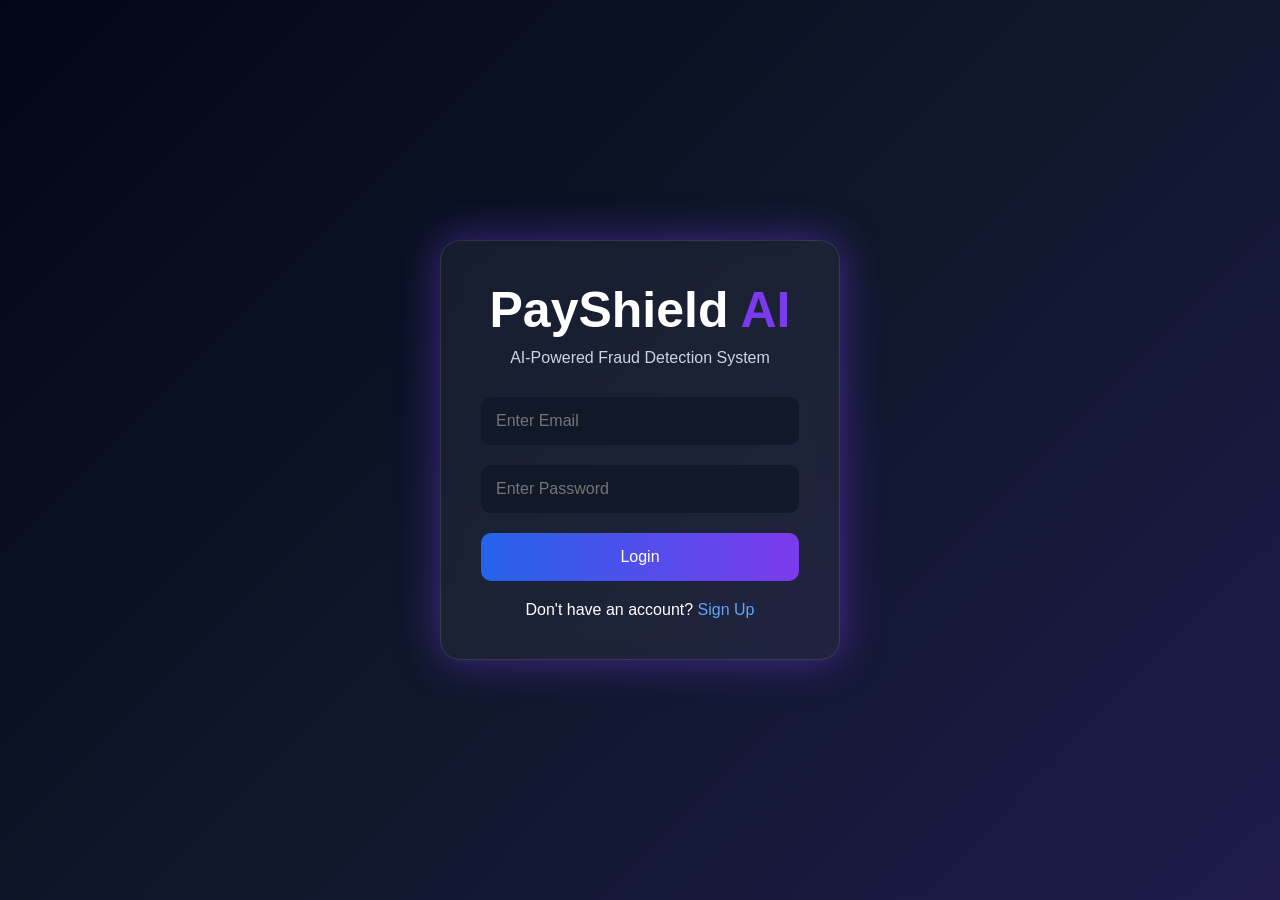
<file: impact_project/index.html>
<!DOCTYPE html>
<html lang="en">
<head>
    <meta charset="UTF-8">
    <meta name="viewport" content="width=device-width, initial-scale=1.0">
    <title>PayShield AI - AI-Based UPI Fraud Pattern Detection System</title>
    <meta name="description" content="PayShield AI is a premium academic prototype for detecting suspicious UPI transactions using behavioral AI, anomaly detection, and NLP scan signals.">
    <link rel="preconnect" href="https://fonts.googleapis.com">
    <link rel="preconnect" href="https://fonts.gstatic.com" crossorigin>
    <link href="https://fonts.googleapis.com/css2?family=Inter:wght@300;400;500;600;700&family=Outfit:wght@400;500;600;700;800&display=swap" rel="stylesheet">
    <link rel="stylesheet" href="style.css">
</head>
<body>
    <script>

let currentUser =
JSON.parse(localStorage.getItem("currentUser"));

if(currentUser == null){
    window.location.href = "login.html";
}

</script>
    
    <!-- Background glowing blobs for futuristic ambient styling -->
    <div class="glow-bg-blob blob-1"></div>
    <div class="glow-bg-blob blob-2"></div>
    <div class="glow-bg-blob blob-3"></div>

    <div class="app-container">
        <!-- HEADER -->
        <header class="app-header">
            <div class="logo-area">
                <div class="shield-logo-icon">
                    <svg viewBox="0 0 24 24" fill="none" stroke="currentColor" stroke-width="2">
                        <path d="M12 22s8-4 8-10V5l-8-3-8 3v7c0 6 8 10 8 10z"/>
                        <path d="M12 8v4M12 16h.01"/>
                    </svg>
                </div>
                <div class="logo-text">
                    <h1>PayShield <span class="accent-text">AI</span></h1>
                    <span class="tagline">Behavioral UPI Fraud Pattern Detection</span>
                </div>
            </div>
            <div class="header-status-area">
                <div class="system-status">
                    <span class="status-dot pulsing"></span>
                    <span class="status-text">Simulated AI Core: Active</span>
                </div>
                <div class="viva-badge">
                    <span>Academic Project Submission • 2026</span>
                </div>
            </div>
        </header>

        <!-- MAIN LAYOUT GRID -->
        <div class="main-dashboard-grid">
            
            <!-- LEFT COLUMN: LIVE STREAM (SIMULATED EVENT MONITOR) -->
            <aside class="live-stream-panel glass-card">
                <div class="panel-header">
                    <div class="header-title-wrapper">
                        <svg class="panel-icon" viewBox="0 0 24 24" fill="none" stroke="currentColor" stroke-width="2">
                            <path d="M13 2L3 14h9l-1 8 10-12h-9l1-8z"/>
                        </svg>
                        <h2>Live UPI Network Stream</h2>
                    </div>
                    <span class="badge badge-success-outline blinking">LIVE MONITOR</span>
                </div>
                <p class="panel-desc">Real-time simulation of incoming transactions across NPCI UPI gateways.</p>
                
                <div class="stream-container" id="live-stream-container">
                    <!-- Dynamic live cards will be injected here via app.js -->
                    <div class="stream-placeholder">Connecting to live stream...</div>
                </div>
            </aside>

            <!-- CENTER & RIGHT COMBINED AREA: SCANNER & ACTIVE INTEL -->
            <main class="core-scanning-area">
                
                <div class="scan-grid">
                    <!-- SCAN INPUT FORM -->
                    <section class="scan-form-panel glass-card">
                        <div class="panel-header">
                            <div class="header-title-wrapper">
                                <svg class="panel-icon" viewBox="0 0 24 24" fill="none" stroke="currentColor" stroke-width="2">
                                    <rect x="2" y="3" width="20" height="14" rx="2" ry="2"/>
                                    <line x1="8" y1="21" x2="16" y2="21"/>
                                    <line x1="12" y1="17" x2="12" y2="21"/>
                                </svg>
                                <h2>Transaction Scanner Engine</h2>
                            </div>
                            <span class="badge badge-primary">BEHAVIORAL INPUT</span>
                        </div>
                        
                        <form id="upi-scan-form" onsubmit="return false;">
                            <!-- ROW 1: RECEIVER UPI & AMOUNT -->
                            <div class="form-row">
                                <div class="form-group flex-2">
                                    <label for="input-upi-id">Receiver UPI ID (VPA) <span class="required">*</span></label>
                                    <div class="input-wrapper">
                                        <span class="input-prefix">@</span>
                                        <input type="text" id="input-upi-id" placeholder="e.g. payment@upi or refund-helpline@sbi" required>
                                    </div>
                                    <span class="input-help" id="upi-help-text">Instant VPA structure syntax checker active.</span>
                                </div>
                                <div class="form-group flex-1">
                                    <label for="input-amount">Amount (₹) <span class="required">*</span></label>
                                    <input type="number" id="input-amount" placeholder="Min ₹10" min="10" max="1000000" required>
                                    <div class="amount-quick-tags">
                                        <button type="button" class="btn-tag" data-val="1000">₹1K</button>
                                        <button type="button" class="btn-tag" data-val="5000">₹5K</button>
                                        <button type="button" class="btn-tag" data-val="25000">₹25K</button>
                                        <button type="button" class="btn-tag" data-val="50000">₹50K</button>
                                    </div>
                                </div>
                            </div>

                            <!-- ROW 2: TIME OF TRANSACTION & FREQUENCY -->
                            <div class="form-row">
                                <div class="form-group">
                                    <label for="input-time-window">Time window <span class="required">*</span></label>
                                    <select id="input-time-window">
                                        <option value="daytime">Daytime Peak (9 AM - 6 PM)</option>
                                        <option value="evening">Evening Routine (6 PM - 12 AM)</option>
                                        <option value="early">Early Morning (5 AM - 9 AM)</option>
                                        <option value="midnight" selected>Midnight Window (12 AM - 5 AM) [Peak Fraud]</option>
                                    </select>
                                </div>
                                <div class="form-group">
                                    <label for="input-frequency">Tx Frequency (Last 10 Min) <span class="required">*</span></label>
                                    <div class="slider-container">
                                        <input type="range" id="input-frequency" min="1" max="10" value="1">
                                        <span class="slider-display" id="frequency-val">1 transaction</span>
                                    </div>
                                </div>
                            </div>

                            <!-- ROW 3: LOCATION & RECEIVER ACCOUNT AGE -->
                            <div class="form-row">
                                <div class="form-group">
                                    <label for="input-location">Location Verification <span class="required">*</span></label>
                                    <select id="input-location">
                                        <option value="trusted">Trusted/Home Region (Same City)</option>
                                        <option value="state">Different State Region (Within India)</option>
                                        <option value="vpn">VPN / Proxy / Anonymous IP detected</option>
                                    </select>
                                </div>
                                <div class="form-group">
                                    <label for="input-account-age">Receiver Account Age <span class="required">*</span></label>
                                    <select id="input-account-age">
                                        <option value="trusted">Trusted Account (> 3 Months Active)</option>
                                        <option value="new">Fresh Account (Created < 7 Days Ago) [High Risk]</option>
                                    </select>
                                </div>
                            </div>

                            <!-- ROW 4: DEVICE SEGMENT & TRANSACTION REMARK -->
                            <div class="form-row">
                                <div class="form-group flex-1">
                                    <label class="toggle-label">Device Security & Integrity</label>
                                    <div class="device-flag-selector">
                                        <label class="chip-checkbox-label">
                                            <input type="checkbox" id="input-device-rooted">
                                            <span class="chip-checkbox">
                                                <svg class="chip-icon" viewBox="0 0 24 24" fill="none" stroke="currentColor" stroke-width="2">
                                                    <path d="M10.29 3.86L1.82 18a2 2 0 0 0 1.71 3h16.94a2 2 0 0 0 1.71-3L13.71 3.86a2 2 0 0 0-3.42 0z"/>
                                                    <line x1="12" y1="9" x2="12" y2="13"/>
                                                    <line x1="12" y1="17" x2="12.01" y2="17"/>
                                                </svg>
                                                Jailbroken/Rooted Device
                                            </span>
                                        </label>
                                    </div>
                                    <span class="input-help">Rooted systems bypass safety layers.</span>
                                </div>
                                <div class="form-group flex-2">
                                    <label for="input-remarks">Transaction Remarks / Note (NLP Scan)</label>
                                    <input type="text" id="input-remarks" placeholder="e.g. Free reward prize claim, urgently pay fee, lucky draw" value="lottery prize won claim urgently">
                                    <span class="input-help text-amber">Our NLP checks for social engineering phrasing.</span>
                                </div>
                            </div>

                            <!-- SUBMIT BUTTON -->
                            <button type="submit" id="btn-submit-scan" class="btn-scan-submit">
                                <span class="btn-text">Run Multi-Signal Security Scan</span>
                                <div class="btn-loader hidden" id="scan-btn-spinner"></div>
                            </button>
                        </form>

                        <div class="live-estimate-bar">
                            <span class="estimate-label">Live Threat Indicator (Simulated Preview):</span>
                            <span class="estimate-value" id="live-threat-estimate">Calculating...</span>
                        </div>
                    </section>

                    <!-- ANALYSIS REPORT CARD -->
                    <section class="intel-report-panel glass-card" id="intel-report-container">
                        <div class="panel-header">
                            <div class="header-title-wrapper">
                                <svg class="panel-icon" viewBox="0 0 24 24" fill="none" stroke="currentColor" stroke-width="2">
                                    <path d="M21 16V8a2 2 0 0 0-1-1.73l-7-4a2 2 0 0 0-2 0l-7 4A2 2 0 0 0 3 8v8a2 2 0 0 0 1 1.73l7 4a2 2 0 0 0 2 0l7-4A2 2 0 0 0 21 16z"/>
                                    <polyline points="3.27 6.96 12 12.01 20.73 6.96"/>
                                    <line x1="12" y1="22.08" x2="12" y2="12"/>
                                </svg>
                                <h2>AI Threat Intelligence Report</h2>
                            </div>
                        </div>

                        <!-- Scan state 1: Empty (Prompt to scan) -->
                        <div class="intel-state-empty" id="intel-state-empty">
                            <div class="empty-vector">
                                <svg viewBox="0 0 24 24" fill="none" stroke="currentColor" stroke-width="1.5">
                                    <circle cx="12" cy="12" r="10"/>
                                    <path d="M12 8v4M12 16h.01"/>
                                </svg>
                            </div>
                            <h3>Awaiting Security Input</h3>
                            <p>Configure and submit a UPI payment query to generate a behavioral risk report, multi-dimensional score breakdown, and Explainable AI explanation.</p>
                        </div>

                        <!-- Scan state 2: Loaded Report -->
                        <div class="intel-state-loaded hidden" id="intel-state-loaded">
                            
                            <!-- Gauge and Overall Verdict -->
                            <div class="verdict-summary-box">
                                <div class="gauge-wrapper">
                                    <!-- Animated Semicircular SVG Gauge -->
                                    <svg class="risk-gauge" viewBox="0 0 120 70">
                                        <!-- Gauge Track -->
                                        <path class="gauge-track" d="M10 60 A 50 50 0 0 1 110 60" fill="none" stroke-width="8"></path>
                                        <!-- Gauge Fill (Animate stroke-dashoffset) -->
                                        <path class="gauge-fill" id="risk-gauge-fill" d="M10 60 A 50 50 0 0 1 110 60" fill="none" stroke-width="8" stroke-dasharray="157" stroke-dashoffset="157"></path>
                                        <!-- Gauge Needle -->
                                        <line class="gauge-needle" id="risk-gauge-needle" x1="60" y1="60" x2="60" y2="20" stroke-width="3" stroke-linecap="round"></line>
                                    </svg>
                                    <div class="gauge-data">
                                        <span class="gauge-num" id="risk-score-value">0%</span>
                                        <span class="gauge-label">RISK PROBABILITY</span>
                                    </div>
                                </div>
                                
                                <div class="verdict-badges-wrapper">
                                    <div class="verdict-badge" id="risk-verdict-badge">SAFE</div>
                                    <div class="verdict-timestamp" id="risk-timestamp">Analyzed just now</div>
                                </div>
                            </div>

                            <!-- Multi-Dimensional Explanations (Explainable AI - XAI) -->
                            <div class="xai-dimension-block">
                                <h3>Multi-Dimensional Feature Attribution</h3>
                                <p class="xai-subtext">How each behavioral vector influenced this specific classification:</p>
                                
                                <div class="metric-progress-list">
                                    <div class="progress-bar-group">
                                        <div class="bar-labels">
                                            <span>Transaction Value Risk</span>
                                            <span class="bar-percent" id="attribution-amount-percent">0%</span>
                                        </div>
                                        <div class="bar-track">
                                            <div class="bar-fill bg-coral" id="attribution-amount-fill" style="width: 0%"></div>
                                        </div>
                                    </div>
                                    <div class="progress-bar-group">
                                        <div class="bar-labels">
                                            <span>Temporal & Location Anomaly</span>
                                            <span class="bar-percent" id="attribution-time-percent">0%</span>
                                        </div>
                                        <div class="bar-track">
                                            <div class="bar-fill bg-orange" id="attribution-time-fill" style="width: 0%"></div>
                                        </div>
                                    </div>
                                    <div class="progress-bar-group">
                                        <div class="bar-labels">
                                            <span>Behavioral Signals (Freq / Device)</span>
                                            <span class="bar-percent" id="attribution-device-percent">0%</span>
                                        </div>
                                        <div class="bar-track">
                                            <div class="bar-fill bg-cyan" id="attribution-device-fill" style="width: 0%"></div>
                                        </div>
                                    </div>
                                    <div class="progress-bar-group">
                                        <div class="bar-labels">
                                            <span>Social Engineering (NLP intent)</span>
                                            <span class="bar-percent" id="attribution-nlp-percent">0%</span>
                                        </div>
                                        <div class="bar-track">
                                            <div class="bar-fill bg-purple" id="attribution-nlp-fill" style="width: 0%"></div>
                                        </div>
                                    </div>
                                </div>
                            </div>

                            <!-- Flagged Anomaly Explanations (Fraud Reason Engine) -->
                            <div class="flagged-reasons-block">
                                <h3>Active Behavioral Flags Triggered:</h3>
                                <ul class="reasons-list" id="reasons-list-container">
                                    <!-- Injected dynamically via app.js -->
                                </ul>
                            </div>

                            <!-- Educational Action Item for User -->
                            <div class="safety-advisory-block" id="safety-advisory-box">
                                <div class="advisory-icon">
                                    <svg viewBox="0 0 24 24" fill="none" stroke="currentColor" stroke-width="2">
                                        <path d="M12 9v2m0 4h.01m-6.938 4h13.856c1.54 0 2.502-1.667 1.732-3L13.732 4c-.77-1.333-2.694-1.333-3.464 0L3.34 16c-.77 1.333.192 3 1.732 3z"/>
                                    </svg>
                                </div>
                                <div class="advisory-text">
                                    <strong>PayShield Guard Advisory:</strong>
                                    <p id="safety-advisory-text">Always verify the beneficiary name before confirming any fast UPI payments.</p>
                                </div>
                            </div>

                        </div>
                    </section>
                </div>

                <!-- ANALYTICS PANEL & CUSTOM GRAPHS -->
                <section class="analytics-panel glass-card">
                    <div class="panel-header">
                        <div class="header-title-wrapper">
                            <svg class="panel-icon" viewBox="0 0 24 24" fill="none" stroke="currentColor" stroke-width="2">
                                <line x1="18" y1="20" x2="18" y2="10"/>
                                <line x1="12" y1="20" x2="12" y2="4"/>
                                <line x1="6" y1="20" x2="6" y2="14"/>
                            </svg>
                            <h2>Global Analytics Dashboard & Risk Trends</h2>
                        </div>
                        <span class="badge badge-success">ACTIVE SESSION STATISTICS</span>
                    </div>

                    <!-- STATISTICS STAT CARDS -->
                    <div class="stats-grid">
                        <div class="stat-mini-card">
                            <span class="stat-label">Transactions Audited</span>
                            <span class="stat-number" id="stat-total-scans">24</span>
                            <span class="stat-subtext text-cyan">▲ 18% in last hour</span>
                        </div>
                        <div class="stat-mini-card">
                            <span class="stat-label">Anomalies Blocked</span>
                            <span class="stat-number text-red" id="stat-total-fraud">3</span>
                            <span class="stat-subtext text-red">12.5% Detection Rate</span>
                        </div>
                        <div class="stat-mini-card">
                            <span class="stat-label">Safe Verified rate</span>
                            <span class="stat-number text-green" id="stat-safe-rate">87.5%</span>
                            <span class="stat-subtext text-green">Optimal health</span>
                        </div>
                        <div class="stat-mini-card">
                            <span class="stat-label">Session Scanned Volume</span>
                            <span class="stat-number" id="stat-volume">₹2,84,300</span>
                            <span class="stat-subtext text-purple">NPCI Gateway Mock</span>
                        </div>
                    </div>

                    <!-- CUSTOM RESPONSIVE SVG CHARTS -->
                    <div class="charts-flex-wrapper">
                        <!-- CHART 1: 24h ACTIVITY LINE CHART -->
                        <div class="chart-box">
                            <h3>24-Hour Fraud Pattern Activity</h3>
                            <div class="svg-chart-container" id="line-chart-wrapper">
                                <!-- Generated dynamically using responsive SVG via app.js -->
                                <svg class="responsive-svg-chart" id="svg-line-chart" viewBox="0 0 400 180" preserveAspectRatio="none">
                                    <defs>
                                        <linearGradient id="chart-area-grad" x1="0" y1="0" x2="0" y2="1">
                                            <stop offset="0%" stop-color="var(--accent-primary)" stop-opacity="0.3"/>
                                            <stop offset="100%" stop-color="var(--accent-primary)" stop-opacity="0.0"/>
                                        </linearGradient>
                                    </defs>
                                    <!-- Axes Lines -->
                                    <line x1="40" y1="10" x2="40" y2="150" stroke="var(--border-color)" stroke-width="1"/>
                                    <line x1="40" y1="150" x2="380" y2="150" stroke="var(--border-color)" stroke-width="1"/>
                                    <!-- Grid lines -->
                                    <line x1="40" y1="45" x2="380" y2="45" stroke="var(--border-color)" stroke-dasharray="3,3" stroke-width="1"/>
                                    <line x1="40" y1="80" x2="380" y2="80" stroke="var(--border-color)" stroke-dasharray="3,3" stroke-width="1"/>
                                    <line x1="40" y1="115" x2="380" y2="115" stroke="var(--border-color)" stroke-dasharray="3,3" stroke-width="1"/>
                                    <!-- Chart Grid Labels -->
                                    <text x="15" y="48" font-size="8" fill="var(--text-muted)">High</text>
                                    <text x="15" y="83" font-size="8" fill="var(--text-muted)">Med</text>
                                    <text x="15" y="118" font-size="8" fill="var(--text-muted)">Low</text>
                                    <!-- Neon line and area will be injected via JS -->
                                    <path id="svg-line-path-area" d="" fill="url(#chart-area-grad)"></path>
                                    <path id="svg-line-path-stroke" d="" fill="none" stroke="var(--accent-primary)" stroke-width="2.5"></path>
                                    
                                    <!-- Interactive Dots -->
                                    <g id="line-chart-dots"></g>
                                    <!-- Time Labels (x-axis) -->
                                    <text x="50" y="165" font-size="9" fill="var(--text-muted)" text-anchor="middle">02:00</text>
                                    <text x="110" y="165" font-size="9" fill="var(--text-muted)" text-anchor="middle">06:00</text>
                                    <text x="170" y="165" font-size="9" fill="var(--text-muted)" text-anchor="middle">10:00</text>
                                    <text x="230" y="165" font-size="9" fill="var(--text-muted)" text-anchor="middle">14:00</text>
                                    <text x="290" y="165" font-size="9" fill="var(--text-muted)" text-anchor="middle">18:00</text>
                                    <text x="350" y="165" font-size="9" fill="var(--text-muted)" text-anchor="middle">22:00</text>
                                </svg>
                            </div>
                        </div>

                        <!-- CHART 2: RISK BAR CHART -->
                        <div class="chart-box">
                            <h3>Risk Distribution by Amount Bracket</h3>
                            <div class="svg-chart-container" id="bar-chart-wrapper">
                                <svg class="responsive-svg-chart" id="svg-bar-chart" viewBox="0 0 400 180" preserveAspectRatio="none">
                                    <!-- Grid & Axes -->
                                    <line x1="40" y1="10" x2="40" y2="150" stroke="var(--border-color)" stroke-width="1"/>
                                    <line x1="40" y1="150" x2="380" y2="150" stroke="var(--border-color)" stroke-width="1"/>
                                    <!-- Grid lines -->
                                    <line x1="40" y1="45" x2="380" y2="45" stroke="var(--border-color)" stroke-dasharray="3,3" stroke-width="1"/>
                                    <line x1="40" y1="80" x2="380" y2="80" stroke="var(--border-color)" stroke-dasharray="3,3" stroke-width="1"/>
                                    <line x1="40" y1="115" x2="380" y2="115" stroke="var(--border-color)" stroke-dasharray="3,3" stroke-width="1"/>
                                    
                                    <text x="15" y="48" font-size="8" fill="var(--text-muted)">100%</text>
                                    <text x="15" y="83" font-size="8" fill="var(--text-muted)">50%</text>
                                    <text x="15" y="118" font-size="8" fill="var(--text-muted)">10%</text>
                                    
                                    <!-- Bars will be injected dynamically via JS -->
                                    <g id="bar-chart-bars-group"></g>
                                    
                                    <!-- Labels (x-axis) -->
                                    <text x="80" y="165" font-size="9" fill="var(--text-muted)" text-anchor="middle">₹10-1K</text>
                                    <text x="150" y="165" font-size="9" fill="var(--text-muted)" text-anchor="middle">₹1K-5K</text>
                                    <text x="220" y="165" font-size="9" fill="var(--text-muted)" text-anchor="middle">₹5K-15K</text>
                                    <text x="290" y="165" font-size="9" fill="var(--text-muted)" text-anchor="middle">₹15K-50K</text>
                                    <text x="355" y="165" font-size="9" fill="var(--text-muted)" text-anchor="middle">₹50K+</text>
                                </svg>
                            </div>
                        </div>
                    </div>
                </section>

                <!-- AUDIT TRAIL / LOGS HISTORY -->
                <section class="audit-history-panel glass-card">
                    <div class="panel-header">
                        <div class="header-title-wrapper">
                            <svg class="panel-icon" viewBox="0 0 24 24" fill="none" stroke="currentColor" stroke-width="2">
                                <path d="M14 2H6a2 2 0 0 0-2 2v16a2 2 0 0 0 2 2h12a2 2 0 0 0 2-2V8z"/>
                                <polyline points="14 2 14 8 20 8"/>
                                <line x1="16" y1="13" x2="8" y2="13"/>
                                <line x1="16" y1="17" x2="8" y2="17"/>
                                <polyline points="10 9 9 9 8 9"/>
                            </svg>
                            <h2>Compliance Scan History & Audit Trail</h2>
                        </div>
                        <button class="btn-export-csv" id="btn-export-csv">
                            <svg viewBox="0 0 24 24" fill="none" stroke="currentColor" stroke-width="2">
                                <path d="M21 15v4a2 2 0 0 1-2 2H5a2 2 0 0 1-2-2v-4"/>
                                <polyline points="7 10 12 15 17 10"/>
                                <line x1="12" y1="15" x2="12" y2="3"/>
                            </svg>
                            Export Audit CSV
                        </button>
                    </div>
                    <p class="panel-desc">A cryptographically traced session ledger recording client device integrity and transaction evaluations.</p>
                    
                    <div class="table-container">
                        <table class="audit-table">
                            <thead>
                                <tr>
                                    <th>Timestamp</th>
                                    <th>Beneficiary UPI VPA</th>
                                    <th>Amount</th>
                                    <th>Risk Score</th>
                                    <th>Threat Level</th>
                                    <th>Triggered Flags Summary</th>
                                </tr>
                            </thead>
                            <tbody id="audit-table-body">
                                <!-- Injected dynamically via app.js -->
                            </tbody>
                        </table>
                    </div>
                </section>
                
            </main>
        </div>
        
        <!-- FOOTER -->
        <footer class="app-footer">
            <div class="footer-content">
                <p>PayShield AI — Multi-Factor Anomaly & Fraud Intent Analytics System for Digital UPI Gateway Interception.</p>
                <div class="footer-links">
                    <span>IEEE-Format Prototype</span>
                    <span>•</span>
                    <span>Explainable AI (XAI) Model Design</span>
                    <span>•</span>
                    <span>Privacy Policy (Simulated Sandbox)</span>
                </div>
            </div>
        </footer>
    </div>

    <!-- Main JavaScript File -->
    <script src="app.js"></script>
    
</body>
</html>
</file>
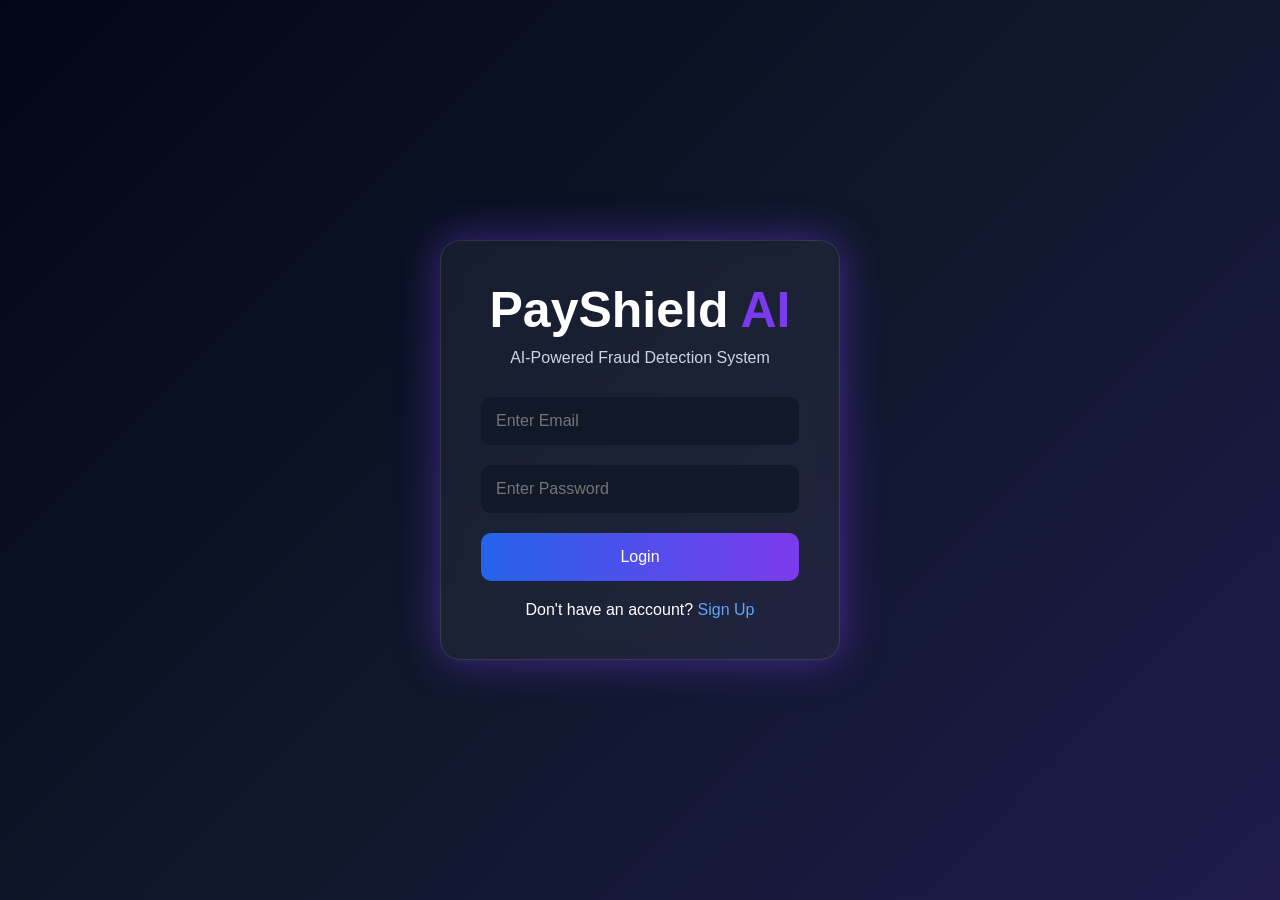
<file: impact_project/login.html>
<!DOCTYPE html>
<html lang="en">

<head>

    <meta charset="UTF-8">

    <meta name="viewport"
          content="width=device-width, initial-scale=1.0">

    <title>PayShield AI - Login</title>

    <link rel="stylesheet" href="login.css">

</head>

<body>

    <div class="login-box">

        <h1>
            PayShield <span>AI</span>
        </h1>

        <p class="tagline">
            AI-Powered Fraud Detection System
        </p>

        <input type="email"
               id="loginEmail"
               placeholder="Enter Email">

        <input type="password"
               id="loginPassword"
               placeholder="Enter Password">

        <button onclick="login()">
            Login
        </button>

        <p class="signup-text">

            Don't have an account?

            <a href="signup.html">
                Sign Up
            </a>

        </p>

    </div>

    <script src="app.js"></script>

</body>
</html>
</file>
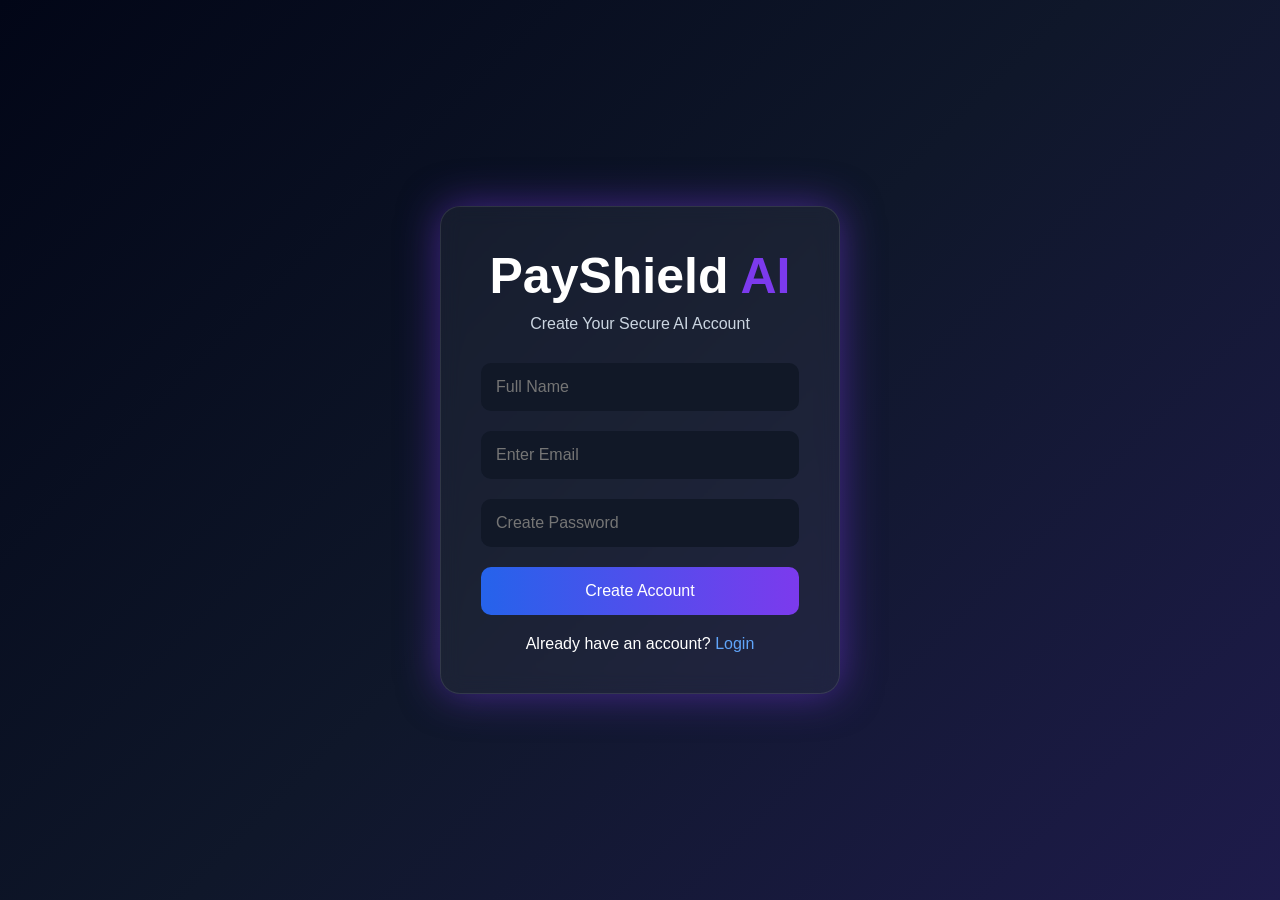
<file: impact_project/signup.html>
<!DOCTYPE html>
<html lang="en">

<head>

    <meta charset="UTF-8">

    <meta name="viewport"
          content="width=device-width, initial-scale=1.0">

    <title>PayShield AI - Sign Up</title>

    <link rel="stylesheet" href="signup.css">

</head>

<body>

    <div class="signup-box">

        <h1>
            PayShield <span>AI</span>
        </h1>

        <p class="tagline">
            Create Your Secure AI Account
        </p>

        <input type="text"
               id="signupName"
               placeholder="Full Name">

        <input type="email"
               id="signupEmail"
               placeholder="Enter Email">

        <input type="password"
               id="signupPassword"
               placeholder="Create Password">

        <button onclick="signup()">
            Create Account
        </button>

        <p class="login-text">

            Already have an account?

            <a href="login.html">
                Login
            </a>

        </p>

    </div>

    <script src="app.js"></script>

</body>
</html>
</file>
<file: impact_project/style.css>
/* PayShield AI - Premium Dark Mode Fintech Design Tokens & Stylesheet */

/* ==========================================
   1. VARIABLES & COLOR SYSTEM
   ========================================== */
:root {
    /* Color Palette */
    --bg-dark: #0a0d14;
    --card-bg: rgba(18, 24, 38, 0.65);
    --card-bg-hover: rgba(26, 34, 52, 0.8);
    --border-color: rgba(255, 255, 255, 0.07);
    --border-color-hover: rgba(255, 255, 255, 0.15);
    
    /* Neon Status Colors */
    --accent-primary: #3b82f6;      /* AI Blue */
    --accent-glow: rgba(59, 130, 246, 0.4);
    
    --color-safe: #10b981;          /* Emerald Green */
    --color-safe-glow: rgba(16, 185, 129, 0.25);
    
    --color-warning: #f59e0b;       /* Amber Yellow */
    --color-warning-glow: rgba(245, 158, 11, 0.25);
    
    --color-fraud: #f43f5e;         /* Crimson Red */
    --color-fraud-glow: rgba(244, 63, 94, 0.35);

    /* Typography & Text */
    --text-primary: #f3f4f6;
    --text-secondary: #9ca3af;
    --text-muted: #6b7280;
    
    /* Layout Sizes */
    --border-radius-sm: 8px;
    --border-radius-md: 14px;
    --border-radius-lg: 20px;
    --transition-smooth: all 0.35s cubic-bezier(0.25, 0.8, 0.25, 1);
}

/* ==========================================
   2. RESET & GLOBAL SETUP
   ========================================== */
* {
    margin: 0;
    padding: 0;
    box-sizing: border-box;
    font-family: 'Inter', -apple-system, BlinkMacSystemFont, "Segoe UI", Roboto, sans-serif;
}

body {
    background-color: var(--bg-dark);
    color: var(--text-primary);
    min-height: 100vh;
    overflow-x: hidden;
    position: relative;
}

/* Background glowing blobs */
.glow-bg-blob {
    position: absolute;
    border-radius: 50%;
    filter: blur(120px);
    z-index: 0;
    pointer-events: none;
    opacity: 0.25;
    animation: floating-blobs 25s infinite alternate ease-in-out;
}
.blob-1 {
    top: -10%;
    left: 20%;
    width: 450px;
    height: 450px;
    background: radial-gradient(circle, var(--accent-primary) 0%, transparent 70%);
}
.blob-2 {
    bottom: 10%;
    right: 15%;
    width: 500px;
    height: 500px;
    background: radial-gradient(circle, var(--color-fraud) 0%, transparent 70%);
}
.blob-3 {
    top: 40%;
    left: 5%;
    width: 350px;
    height: 350px;
    background: radial-gradient(circle, var(--color-warning) 0%, transparent 70%);
}

@keyframes floating-blobs {
    0% { transform: translate(0, 0) scale(1); }
    50% { transform: translate(40px, -50px) scale(1.15); }
    100% { transform: translate(-30px, 30px) scale(0.9); }
}

/* Scrollbar customization */
::-webkit-scrollbar {
    width: 8px;
    height: 8px;
}
::-webkit-scrollbar-track {
    background: rgba(10, 13, 20, 0.5);
}
::-webkit-scrollbar-thumb {
    background: rgba(255, 255, 255, 0.1);
    border-radius: 4px;
}
::-webkit-scrollbar-thumb:hover {
    background: rgba(255, 255, 255, 0.25);
}

/* ==========================================
   3. APP CONTAINER & GENERAL LAYOUT
   ========================================== */
.app-container {
    max-width: 1440px;
    margin: 0 auto;
    padding: 24px;
    position: relative;
    z-index: 1;
    display: flex;
    flex-direction: column;
    gap: 24px;
    min-height: 100vh;
}

/* ==========================================
   4. GLASSMORPHISM CORE CARD DESIGN
   ========================================== */
.glass-card {
    background: var(--card-bg);
    border: 1px solid var(--border-color);
    border-radius: var(--border-radius-md);
    box-shadow: 0 8px 32px 0 rgba(0, 0, 0, 0.3);
    backdrop-filter: blur(16px);
    -webkit-backdrop-filter: blur(16px);
    transition: var(--transition-smooth);
}
.glass-card:hover {
    border-color: var(--border-color-hover);
    box-shadow: 0 12px 40px 0 rgba(0, 0, 0, 0.45);
    background: var(--card-bg-hover);
}

/* ==========================================
   5. HEADER COMPONENT
   ========================================== */
.app-header {
    display: flex;
    justify-content: space-between;
    align-items: center;
    padding: 16px 24px;
    background: rgba(18, 24, 38, 0.5);
    border: 1px solid var(--border-color);
    border-radius: var(--border-radius-md);
    backdrop-filter: blur(8px);
}

.logo-area {
    display: flex;
    align-items: center;
    gap: 16px;
}

.shield-logo-icon {
    width: 48px;
    height: 48px;
    background: linear-gradient(135deg, var(--accent-primary) 0%, rgba(59, 130, 246, 0.2) 100%);
    border-radius: var(--border-radius-sm);
    display: flex;
    align-items: center;
    justify-content: center;
    color: #fff;
    box-shadow: 0 0 20px var(--accent-glow);
    border: 1px solid rgba(255, 255, 255, 0.2);
}
.shield-logo-icon svg {
    width: 24px;
    height: 24px;
}

.logo-text h1 {
    font-family: 'Outfit', sans-serif;
    font-size: 24px;
    font-weight: 800;
    letter-spacing: -0.5px;
    line-height: 1.1;
}
.logo-text .accent-text {
    background: linear-gradient(90deg, #60a5fa, #3b82f6);
    -webkit-background-clip: text;
    -webkit-text-fill-color: transparent;
}
.logo-text .tagline {
    font-size: 11px;
    color: var(--text-secondary);
    text-transform: uppercase;
    letter-spacing: 1.5px;
}

.header-status-area {
    display: flex;
    align-items: center;
    gap: 20px;
}

.system-status {
    display: flex;
    align-items: center;
    gap: 8px;
    background: rgba(255, 255, 255, 0.05);
    padding: 6px 14px;
    border-radius: 20px;
    border: 1px solid var(--border-color);
}
.status-dot {
    width: 8px;
    height: 8px;
    border-radius: 50%;
    background-color: var(--color-safe);
    box-shadow: 0 0 10px var(--color-safe);
}
.status-dot.pulsing {
    animation: pulse-green 1.5s infinite;
}
@keyframes pulse-green {
    0% { transform: scale(0.9); opacity: 0.7; box-shadow: 0 0 0 0 var(--color-safe-glow); }
    70% { transform: scale(1.1); opacity: 1; box-shadow: 0 0 0 8px rgba(16, 185, 129, 0); }
    100% { transform: scale(0.9); opacity: 0.7; box-shadow: 0 0 0 0 rgba(16, 185, 129, 0); }
}

.status-text {
    font-size: 12px;
    font-weight: 500;
    color: var(--text-primary);
}

.viva-badge {
    background: linear-gradient(135deg, rgba(245, 158, 11, 0.1) 0%, rgba(244, 63, 94, 0.1) 100%);
    border: 1px solid rgba(245, 158, 11, 0.2);
    padding: 6px 14px;
    border-radius: 20px;
    color: var(--color-warning);
    font-size: 11px;
    font-weight: 600;
    letter-spacing: 0.5px;
}

/* ==========================================
   6. GRID LAYOUT ARCHITECTURE
   ========================================== */
.main-dashboard-grid {
    display: grid;
    grid-template-columns: 320px 1fr;
    gap: 24px;
}

/* ==========================================
   7. SIDEBAR: LIVE EVENT TICKER
   ========================================== */
.live-stream-panel {
    display: flex;
    flex-direction: column;
    max-height: 900px;
    padding: 20px;
}

.panel-header {
    display: flex;
    justify-content: space-between;
    align-items: center;
    margin-bottom: 8px;
}

.header-title-wrapper {
    display: flex;
    align-items: center;
    gap: 10px;
}
.panel-icon {
    width: 20px;
    height: 20px;
    color: var(--accent-primary);
}

.panel-header h2 {
    font-family: 'Outfit', sans-serif;
    font-size: 16px;
    font-weight: 600;
    color: var(--text-primary);
}

.panel-desc {
    font-size: 12px;
    color: var(--text-secondary);
    line-height: 1.4;
    margin-bottom: 20px;
}

/* Live stream list container */
.stream-container {
    flex: 1;
    overflow-y: auto;
    display: flex;
    flex-direction: column;
    gap: 12px;
    padding-right: 4px;
}

.stream-placeholder {
    display: flex;
    align-items: center;
    justify-content: center;
    height: 100%;
    color: var(--text-muted);
    font-size: 13px;
    font-style: italic;
}

/* Simulated Transaction Stream Card */
.stream-card {
    background: rgba(255, 255, 255, 0.02);
    border: 1px solid rgba(255, 255, 255, 0.04);
    border-radius: var(--border-radius-sm);
    padding: 12px;
    display: flex;
    flex-direction: column;
    gap: 8px;
    position: relative;
    overflow: hidden;
    transition: var(--transition-smooth);
    animation: slide-in-top 0.4s ease-out;
}
.stream-card::before {
    content: '';
    position: absolute;
    top: 0;
    left: 0;
    width: 3px;
    height: 100%;
}
.stream-card:hover {
    transform: translateX(4px);
    background: rgba(255, 255, 255, 0.04);
}

/* Card States classes */
.card-safe::before { background-color: var(--color-safe); }
.card-safe:hover { border-color: rgba(16, 185, 129, 0.2); }

.card-suspicious::before { background-color: var(--color-warning); }
.card-suspicious:hover { border-color: rgba(245, 158, 11, 0.25); }

.card-fraud::before { background-color: var(--color-fraud); }
.card-fraud:hover { border-color: rgba(244, 63, 94, 0.3); }

@keyframes slide-in-top {
    0% { transform: translateY(-15px); opacity: 0; }
    100% { transform: translateY(0); opacity: 1; }
}

.stream-card-row {
    display: flex;
    justify-content: space-between;
    align-items: center;
}

.stream-upi {
    font-family: monospace;
    font-size: 12px;
    color: var(--text-primary);
    overflow: hidden;
    text-overflow: ellipsis;
    white-space: nowrap;
    max-width: 140px;
}

.stream-amount {
    font-family: 'Outfit', sans-serif;
    font-weight: 700;
    font-size: 13px;
}

.stream-time {
    font-size: 10px;
    color: var(--text-muted);
}

/* Badges System */
.badge {
    padding: 3px 8px;
    border-radius: 4px;
    font-size: 9px;
    font-weight: 700;
    letter-spacing: 0.5px;
    text-transform: uppercase;
}
.badge-success { background-color: var(--color-safe-glow); color: var(--color-safe); border: 1px solid rgba(16, 185, 129, 0.3); }
.badge-warning { background-color: var(--color-warning-glow); color: var(--color-warning); border: 1px solid rgba(245, 158, 11, 0.3); }
.badge-danger { background-color: var(--color-fraud-glow); color: var(--color-fraud); border: 1px solid rgba(244, 63, 94, 0.35); }

.badge-success-outline {
    background: transparent;
    color: var(--color-safe);
    border: 1px solid var(--color-safe-glow);
}
.badge-primary {
    background: rgba(59, 130, 246, 0.15);
    color: #60a5fa;
    border: 1px solid rgba(59, 130, 246, 0.3);
}

.blinking {
    animation: blink-anim 1.5s infinite alternate;
}
@keyframes blink-anim {
    0% { opacity: 0.4; }
    100% { opacity: 1; }
}

/* ==========================================
   8. CORE SCANNERS & FORM CONTROLS
   ========================================== */
.core-scanning-area {
    display: flex;
    flex-direction: column;
    gap: 24px;
}

.scan-grid {
    display: grid;
    grid-template-columns: 1.15fr 0.85fr;
    gap: 24px;
}

.scan-form-panel {
    padding: 24px;
}

form {
    display: flex;
    flex-direction: column;
    gap: 16px;
    margin-top: 10px;
}

.form-row {
    display: flex;
    gap: 16px;
}

.form-group {
    flex: 1;
    display: flex;
    flex-direction: column;
    gap: 8px;
}

.flex-2 { flex: 2; }
.flex-1 { flex: 1; }

label {
    font-size: 12px;
    font-weight: 600;
    color: var(--text-secondary);
    letter-spacing: 0.25px;
}
.required {
    color: var(--color-fraud);
}

/* Custom Text and Select Inputs */
input[type="text"],
input[type="number"],
select {
    width: 100%;
    background: rgba(10, 13, 20, 0.6);
    border: 1px solid rgba(255, 255, 255, 0.08);
    border-radius: var(--border-radius-sm);
    padding: 10px 14px;
    color: #fff;
    font-size: 13px;
    outline: none;
    transition: var(--transition-smooth);
}

input[type="text"]:focus,
input[type="number"]:focus,
select:focus {
    border-color: var(--accent-primary);
    box-shadow: 0 0 12px rgba(59, 130, 246, 0.2);
    background: rgba(10, 13, 20, 0.8);
}

/* Input wrappers (prefixes) */
.input-wrapper {
    display: flex;
    align-items: center;
    background: rgba(10, 13, 20, 0.6);
    border: 1px solid rgba(255, 255, 255, 0.08);
    border-radius: var(--border-radius-sm);
    overflow: hidden;
    transition: var(--transition-smooth);
}
.input-wrapper:focus-within {
    border-color: var(--accent-primary);
    box-shadow: 0 0 12px rgba(59, 130, 246, 0.2);
}
.input-prefix {
    padding: 10px 10px 10px 14px;
    color: var(--text-muted);
    font-size: 13px;
    font-weight: 600;
    user-select: none;
}
.input-wrapper input {
    background: transparent !important;
    border: none !important;
    padding-left: 4px;
}

.input-help {
    font-size: 10px;
    color: var(--text-muted);
    line-height: 1.2;
}
.text-amber {
    color: var(--color-warning);
}

/* Quick Select Buttons for Amount */
.amount-quick-tags {
    display: flex;
    gap: 8px;
    margin-top: 4px;
}
.btn-tag {
    flex: 1;
    background: rgba(255, 255, 255, 0.03);
    border: 1px solid rgba(255, 255, 255, 0.06);
    padding: 4px 6px;
    border-radius: 4px;
    color: var(--text-secondary);
    font-size: 10px;
    font-weight: 600;
    cursor: pointer;
    transition: var(--transition-smooth);
}
.btn-tag:hover {
    background: var(--accent-glow);
    border-color: var(--accent-primary);
    color: #fff;
}

/* Neon Range Sliders */
.slider-container {
    display: flex;
    align-items: center;
    gap: 12px;
}
.slider-container input[type="range"] {
    flex: 1;
    -webkit-appearance: none;
    background: rgba(255, 255, 255, 0.1);
    height: 6px;
    border-radius: 3px;
    outline: none;
}
.slider-container input[type="range"]::-webkit-slider-thumb {
    -webkit-appearance: none;
    width: 16px;
    height: 16px;
    border-radius: 50%;
    background: var(--accent-primary);
    cursor: pointer;
    box-shadow: 0 0 8px var(--accent-primary);
    transition: var(--transition-smooth);
}
.slider-container input[type="range"]::-webkit-slider-thumb:hover {
    transform: scale(1.2);
}
.slider-display {
    font-size: 12px;
    font-weight: 700;
    color: var(--text-primary);
    min-width: 80px;
}

/* Custom Chip Checkboxes (Device Integrity) */
.device-flag-selector {
    display: flex;
}
.chip-checkbox-label {
    cursor: pointer;
}
.chip-checkbox-label input {
    display: none;
}
.chip-checkbox {
    display: inline-flex;
    align-items: center;
    gap: 8px;
    background: rgba(255, 255, 255, 0.03);
    border: 1px solid rgba(255, 255, 255, 0.06);
    padding: 8px 14px;
    border-radius: var(--border-radius-sm);
    font-size: 12px;
    font-weight: 500;
    color: var(--text-secondary);
    transition: var(--transition-smooth);
    user-select: none;
}
.chip-icon {
    width: 14px;
    height: 14px;
    color: var(--text-muted);
}
.chip-checkbox-label input:checked + .chip-checkbox {
    background: rgba(244, 63, 94, 0.1);
    border-color: var(--color-fraud);
    color: var(--color-fraud);
    box-shadow: 0 0 12px rgba(244, 63, 94, 0.2);
}
.chip-checkbox-label input:checked + .chip-checkbox .chip-icon {
    color: var(--color-fraud);
}

/* Form Action Button */
.btn-scan-submit {
    margin-top: 12px;
    background: linear-gradient(135deg, #2563eb 0%, #1d4ed8 100%);
    border: 1px solid rgba(255, 255, 255, 0.15);
    color: #fff;
    padding: 14px 20px;
    font-size: 14px;
    font-weight: 700;
    border-radius: var(--border-radius-sm);
    cursor: pointer;
    display: flex;
    justify-content: center;
    align-items: center;
    gap: 12px;
    box-shadow: 0 4px 20px rgba(37, 99, 235, 0.35);
    transition: var(--transition-smooth);
    position: relative;
    overflow: hidden;
}
.btn-scan-submit::after {
    content: '';
    position: absolute;
    top: 0;
    left: -100%;
    width: 100%;
    height: 100%;
    background: linear-gradient(90deg, transparent, rgba(255, 255, 255, 0.15), transparent);
    transition: 0.5s;
}
.btn-scan-submit:hover {
    transform: translateY(-2px);
    box-shadow: 0 6px 24px rgba(37, 99, 235, 0.5);
    background: linear-gradient(135deg, #3b82f6 0%, #2563eb 100%);
}
.btn-scan-submit:hover::after {
    left: 100%;
}
.btn-scan-submit:active {
    transform: translateY(0);
}

/* Spinner */
.btn-loader {
    width: 18px;
    height: 18px;
    border: 2px solid rgba(255, 255, 255, 0.3);
    border-top: 2px solid #fff;
    border-radius: 50%;
    animation: spinner-spin 0.8s linear infinite;
}
@keyframes spinner-spin {
    to { transform: rotate(360deg); }
}

.hidden {
    display: none !important;
}

/* Real-Time Live Estimate Footer */
.live-estimate-bar {
    margin-top: 14px;
    background: rgba(255, 255, 255, 0.02);
    border: 1px dashed rgba(255, 255, 255, 0.08);
    border-radius: 6px;
    padding: 8px 12px;
    display: flex;
    justify-content: space-between;
    align-items: center;
}
.estimate-label {
    font-size: 11px;
    color: var(--text-muted);
}
.estimate-value {
    font-family: 'Outfit', sans-serif;
    font-size: 11px;
    font-weight: 700;
}

/* ==========================================
   9. INTEL REPORT & ANOMALY VERDICT
   ========================================== */
.intel-report-panel {
    padding: 24px;
    display: flex;
    flex-direction: column;
}

.intel-state-empty {
    flex: 1;
    display: flex;
    flex-direction: column;
    align-items: center;
    justify-content: center;
    text-align: center;
    padding: 40px 20px;
    color: var(--text-muted);
}
.empty-vector {
    width: 64px;
    height: 64px;
    color: var(--border-color-hover);
    margin-bottom: 16px;
}
.intel-state-empty h3 {
    font-family: 'Outfit', sans-serif;
    color: var(--text-secondary);
    font-size: 16px;
    margin-bottom: 8px;
}
.intel-state-empty p {
    font-size: 12px;
    line-height: 1.5;
    max-width: 250px;
}

/* Loaded state styling */
.intel-state-loaded {
    display: flex;
    flex-direction: column;
    gap: 20px;
    height: 100%;
}

.verdict-summary-box {
    display: flex;
    align-items: center;
    justify-content: space-between;
    background: rgba(255, 255, 255, 0.02);
    border: 1px solid rgba(255, 255, 255, 0.05);
    border-radius: var(--border-radius-sm);
    padding: 16px;
}

/* Gauge SVG Design */
.gauge-wrapper {
    position: relative;
    width: 140px;
    height: 80px;
}
.risk-gauge {
    width: 100%;
    height: 100%;
}
.gauge-track {
    stroke: rgba(255, 255, 255, 0.06);
}
.gauge-fill {
    stroke-linecap: round;
    transition: stroke-dashoffset 1.5s cubic-bezier(0.1, 0.8, 0.2, 1), stroke 0.3s ease;
}
.gauge-needle {
    stroke: #fff;
    transform-origin: 60px 60px;
    transition: transform 1.5s cubic-bezier(0.1, 0.8, 0.2, 1);
    box-shadow: 0 0 10px rgba(0, 0, 0, 0.5);
}

.gauge-data {
    position: absolute;
    bottom: 0;
    left: 0;
    right: 0;
    display: flex;
    flex-direction: column;
    align-items: center;
    justify-content: center;
}
.gauge-num {
    font-family: 'Outfit', sans-serif;
    font-size: 20px;
    font-weight: 800;
    line-height: 1;
}
.gauge-label {
    font-size: 8px;
    color: var(--text-muted);
    letter-spacing: 0.5px;
    font-weight: 600;
}

.verdict-badges-wrapper {
    display: flex;
    flex-direction: column;
    align-items: flex-end;
    gap: 6px;
}
.verdict-badge {
    padding: 8px 18px;
    border-radius: var(--border-radius-sm);
    font-family: 'Outfit', sans-serif;
    font-weight: 800;
    font-size: 14px;
    letter-spacing: 1px;
    text-align: center;
    border: 1px solid transparent;
}

/* Dynamic verdict style injects */
.verdict-safe {
    background-color: var(--color-safe-glow);
    color: var(--color-safe);
    border-color: rgba(16, 185, 129, 0.4);
    box-shadow: 0 0 15px rgba(16, 185, 129, 0.1);
}
.verdict-suspicious {
    background-color: var(--color-warning-glow);
    color: var(--color-warning);
    border-color: rgba(245, 158, 11, 0.4);
    box-shadow: 0 0 15px rgba(245, 158, 11, 0.1);
}
.verdict-fraud {
    background-color: var(--color-fraud-glow);
    color: var(--color-fraud);
    border-color: rgba(244, 63, 94, 0.45);
    box-shadow: 0 0 20px rgba(244, 63, 94, 0.2);
}

.verdict-timestamp {
    font-size: 10px;
    color: var(--text-muted);
}

/* Multi-Dimensional XAI Bars */
.xai-dimension-block h3,
.flagged-reasons-block h3 {
    font-family: 'Outfit', sans-serif;
    font-size: 13px;
    font-weight: 600;
    margin-bottom: 6px;
    color: var(--text-primary);
}
.xai-subtext {
    font-size: 11px;
    color: var(--text-secondary);
    margin-bottom: 12px;
}

.metric-progress-list {
    display: flex;
    flex-direction: column;
    gap: 10px;
}
.progress-bar-group {
    display: flex;
    flex-direction: column;
    gap: 4px;
}
.bar-labels {
    display: flex;
    justify-content: space-between;
    font-size: 10px;
    color: var(--text-secondary);
    font-weight: 500;
}
.bar-percent {
    font-family: monospace;
    font-weight: 700;
}
.bar-track {
    width: 100%;
    height: 5px;
    background: rgba(255, 255, 255, 0.05);
    border-radius: 3px;
    overflow: hidden;
}
.bar-fill {
    height: 100%;
    border-radius: 3px;
    transition: width 1.5s cubic-bezier(0.1, 0.8, 0.2, 1);
}

/* Colors for bars */
.bg-coral { background-color: #f43f5e; box-shadow: 0 0 6px rgba(244, 63, 94, 0.6); }
.bg-orange { background-color: #f59e0b; box-shadow: 0 0 6px rgba(245, 158, 11, 0.6); }
.bg-cyan { background-color: #06b6d4; box-shadow: 0 0 6px rgba(6, 182, 212, 0.6); }
.bg-purple { background-color: #a855f7; box-shadow: 0 0 6px rgba(168, 85, 247, 0.6); }

/* Flags lists (Fraud Reason Engine) */
.reasons-list {
    list-style: none;
    display: flex;
    flex-direction: column;
    gap: 8px;
    margin-top: 10px;
}
.reason-item {
    display: flex;
    align-items: center;
    gap: 10px;
    font-size: 11.5px;
    background: rgba(255, 255, 255, 0.02);
    padding: 8px 12px;
    border-radius: 6px;
    border-left: 3px solid transparent;
}
.reason-item.danger-border { border-left-color: var(--color-fraud); background: rgba(244, 63, 94, 0.03); }
.reason-item.warning-border { border-left-color: var(--color-warning); background: rgba(245, 158, 11, 0.03); }
.reason-item.success-border { border-left-color: var(--color-safe); background: rgba(16, 185, 129, 0.03); }

.reason-icon {
    width: 14px;
    height: 14px;
    flex-shrink: 0;
}
.reason-icon.danger { color: var(--color-fraud); }
.reason-icon.warning { color: var(--color-warning); }
.reason-icon.success { color: var(--color-safe); }

/* Advisory box */
.safety-advisory-block {
    background: rgba(59, 130, 246, 0.08);
    border: 1px solid rgba(59, 130, 246, 0.15);
    border-radius: var(--border-radius-sm);
    padding: 12px;
    display: flex;
    gap: 12px;
    margin-top: auto;
}
.safety-advisory-block.scam-warning {
    background: rgba(244, 63, 94, 0.08);
    border-color: rgba(244, 63, 94, 0.15);
}
.safety-advisory-block.scam-warning .advisory-icon {
    color: var(--color-fraud);
}
.advisory-icon {
    width: 20px;
    height: 20px;
    color: var(--accent-primary);
    flex-shrink: 0;
}
.advisory-text strong {
    font-size: 11px;
    font-weight: 700;
    display: block;
    margin-bottom: 2px;
}
.advisory-text p {
    font-size: 10px;
    color: var(--text-secondary);
    line-height: 1.3;
}

/* ==========================================
   10. ANALYTICS & STATS PANEL
   ========================================== */
.analytics-panel {
    padding: 24px;
}

.stats-grid {
    display: grid;
    grid-template-columns: repeat(4, 1fr);
    gap: 16px;
    margin-top: 16px;
}

.stat-mini-card {
    background: rgba(255, 255, 255, 0.02);
    border: 1px solid rgba(255, 255, 255, 0.04);
    border-radius: var(--border-radius-sm);
    padding: 16px;
    display: flex;
    flex-direction: column;
    gap: 4px;
    transition: var(--transition-smooth);
}
.stat-mini-card:hover {
    border-color: rgba(255, 255, 255, 0.08);
    transform: translateY(-2px);
    background: rgba(255, 255, 255, 0.03);
}

.stat-label {
    font-size: 11px;
    color: var(--text-muted);
    font-weight: 600;
    text-transform: uppercase;
    letter-spacing: 0.5px;
}
.stat-number {
    font-family: 'Outfit', sans-serif;
    font-size: 22px;
    font-weight: 800;
}
.stat-subtext {
    font-size: 10px;
    font-weight: 500;
}

.text-red { color: var(--color-fraud) !important; }
.text-green { color: var(--color-safe) !important; }
.text-cyan { color: #06b6d4 !important; }
.text-purple { color: #c084fc !important; }

/* Custom SVG Charts Layout */
.charts-flex-wrapper {
    display: flex;
    gap: 24px;
    margin-top: 24px;
}

.chart-box {
    flex: 1;
    background: rgba(10, 13, 20, 0.4);
    border: 1px solid rgba(255, 255, 255, 0.04);
    border-radius: var(--border-radius-sm);
    padding: 16px;
}

.chart-box h3 {
    font-family: 'Outfit', sans-serif;
    font-size: 13px;
    font-weight: 600;
    color: var(--text-secondary);
    margin-bottom: 16px;
}

.svg-chart-container {
    width: 100%;
    height: 180px;
    position: relative;
}

.responsive-svg-chart {
    width: 100%;
    height: 100%;
}

/* Style for SVG Elements in Chart.js replacement */
.svg-chart-line {
    stroke-linecap: round;
    transition: var(--transition-smooth);
}
.chart-dot {
    fill: #0a0d14;
    stroke: var(--accent-primary);
    stroke-width: 2px;
    cursor: pointer;
    transition: var(--transition-smooth);
}
.chart-dot:hover {
    r: 6px;
    stroke-width: 3px;
    fill: var(--accent-primary);
}

.chart-bar {
    stroke-linecap: round;
    transition: height 1s ease-out, y 1s ease-out;
}
.chart-bar:hover {
    opacity: 0.85;
}

/* ==========================================
   11. AUDIT Ledger & SCAN HISTORY
   ========================================== */
.audit-history-panel {
    padding: 24px;
}

.btn-export-csv {
    background: rgba(255, 255, 255, 0.04);
    border: 1px solid rgba(255, 255, 255, 0.08);
    color: var(--text-secondary);
    font-size: 11px;
    font-weight: 600;
    padding: 6px 12px;
    border-radius: var(--border-radius-sm);
    display: inline-flex;
    align-items: center;
    gap: 8px;
    cursor: pointer;
    transition: var(--transition-smooth);
}
.btn-export-csv svg {
    width: 13px;
    height: 13px;
}
.btn-export-csv:hover {
    background: rgba(255, 255, 255, 0.08);
    color: #fff;
    border-color: rgba(255, 255, 255, 0.2);
}

.table-container {
    width: 100%;
    overflow-x: auto;
    margin-top: 16px;
    border: 1px solid rgba(255, 255, 255, 0.04);
    border-radius: var(--border-radius-sm);
}

.audit-table {
    width: 100%;
    border-collapse: collapse;
    text-align: left;
    font-size: 12px;
}

.audit-table th {
    background: rgba(255, 255, 255, 0.02);
    border-bottom: 1px solid rgba(255, 255, 255, 0.06);
    color: var(--text-muted);
    font-weight: 600;
    padding: 12px 16px;
    text-transform: uppercase;
    font-size: 10px;
    letter-spacing: 0.5px;
}

.audit-table td {
    padding: 12px 16px;
    border-bottom: 1px solid rgba(255, 255, 255, 0.04);
    color: var(--text-secondary);
    vertical-align: middle;
}

.audit-table tbody tr {
    transition: var(--transition-smooth);
}
.audit-table tbody tr:hover {
    background: rgba(255, 255, 255, 0.015);
}

.audit-table td monospace {
    font-family: monospace;
    font-size: 11px;
}

.audit-score-badge {
    font-family: monospace;
    font-weight: 700;
    font-size: 11px;
}

/* ==========================================
   12. FOOTER COMPONENT
   ========================================== */
.app-footer {
    margin-top: auto;
    border-top: 1px solid var(--border-color);
    padding: 20px 0;
    text-align: center;
    color: var(--text-muted);
    font-size: 11px;
}

.footer-content {
    display: flex;
    flex-direction: column;
    gap: 8px;
    align-items: center;
}

.footer-links {
    display: flex;
    gap: 12px;
}

/* ==========================================
   13. RESPONSIVE DESIGN (BREAKPOINTS)
   ========================================== */
@media (max-width: 1024px) {
    .main-dashboard-grid {
        grid-template-columns: 1fr;
    }
    .live-stream-panel {
        max-height: 350px;
    }
}

@media (max-width: 768px) {
    .scan-grid {
        grid-template-columns: 1fr;
    }
    .form-row {
        flex-direction: column;
        gap: 16px;
    }
    .stats-grid {
        grid-template-columns: repeat(2, 1fr);
    }
    .charts-flex-wrapper {
        flex-direction: column;
    }
    .app-header {
        flex-direction: column;
        gap: 14px;
        align-items: flex-start;
    }
    .header-status-area {
        width: 100%;
        justify-content: space-between;
    }
}
</file>
<file: impact_project/login.css>
*{
    margin:0;
    padding:0;
    box-sizing:border-box;
}

body{
    font-family: Arial, sans-serif;

    height:100vh;

    display:flex;
    justify-content:center;
    align-items:center;

    background:
    linear-gradient(135deg,#020617,#0f172a,#1e1b4b);

    color:white;
}

.login-box{

    width:400px;

    padding:40px;

    border-radius:20px;

    background:
    rgba(255,255,255,0.05);

    border:
    1px solid rgba(255,255,255,0.1);

    backdrop-filter: blur(10px);

    box-shadow:
    0 0 40px rgba(124,58,237,0.5);

    text-align:center;
}

.login-box h1{
    font-size:50px;
    margin-bottom:10px;
}

.login-box span{
    color:#7c3aed;
}

.tagline{
    color:#cbd5e1;
    margin-bottom:30px;
}

.login-box input{

    width:100%;

    padding:15px;

    margin-bottom:20px;

    border:none;

    outline:none;

    border-radius:10px;

    background:#111827;

    color:white;

    font-size:16px;
}

.login-box button{

    width:100%;

    padding:15px;

    border:none;

    border-radius:10px;

    background:
    linear-gradient(to right,#2563eb,#7c3aed);

    color:white;

    font-size:16px;

    cursor:pointer;

    transition:0.3s;
}

.login-box button:hover{
    transform:scale(1.03);
}

.signup-text{
    margin-top:20px;
}

.signup-text a{
    color:#60a5fa;
    text-decoration:none;
}
</file>
<file: impact_project/signup.css>
*{
    margin:0;
    padding:0;
    box-sizing:border-box;
}

body{

    font-family: Arial, sans-serif;

    height:100vh;

    display:flex;
    justify-content:center;
    align-items:center;

    background:
    linear-gradient(135deg,#020617,#0f172a,#1e1b4b);

    color:white;
}

.signup-box{

    width:400px;

    padding:40px;

    border-radius:20px;

    background:
    rgba(255,255,255,0.05);

    border:
    1px solid rgba(255,255,255,0.1);

    backdrop-filter: blur(10px);

    box-shadow:
    0 0 40px rgba(124,58,237,0.5);

    text-align:center;
}

.signup-box h1{
    font-size:50px;
    margin-bottom:10px;
}

.signup-box span{
    color:#7c3aed;
}

.tagline{
    color:#cbd5e1;
    margin-bottom:30px;
}

.signup-box input{

    width:100%;

    padding:15px;

    margin-bottom:20px;

    border:none;

    outline:none;

    border-radius:10px;

    background:#111827;

    color:white;

    font-size:16px;
}

.signup-box button{

    width:100%;

    padding:15px;

    border:none;

    border-radius:10px;

    background:
    linear-gradient(to right,#2563eb,#7c3aed);

    color:white;

    font-size:16px;

    cursor:pointer;

    transition:0.3s;
}

.signup-box button:hover{
    transform:scale(1.03);
}

.login-text{
    margin-top:20px;
}

.login-text a{
    color:#60a5fa;
    text-decoration:none;
}
</file>
